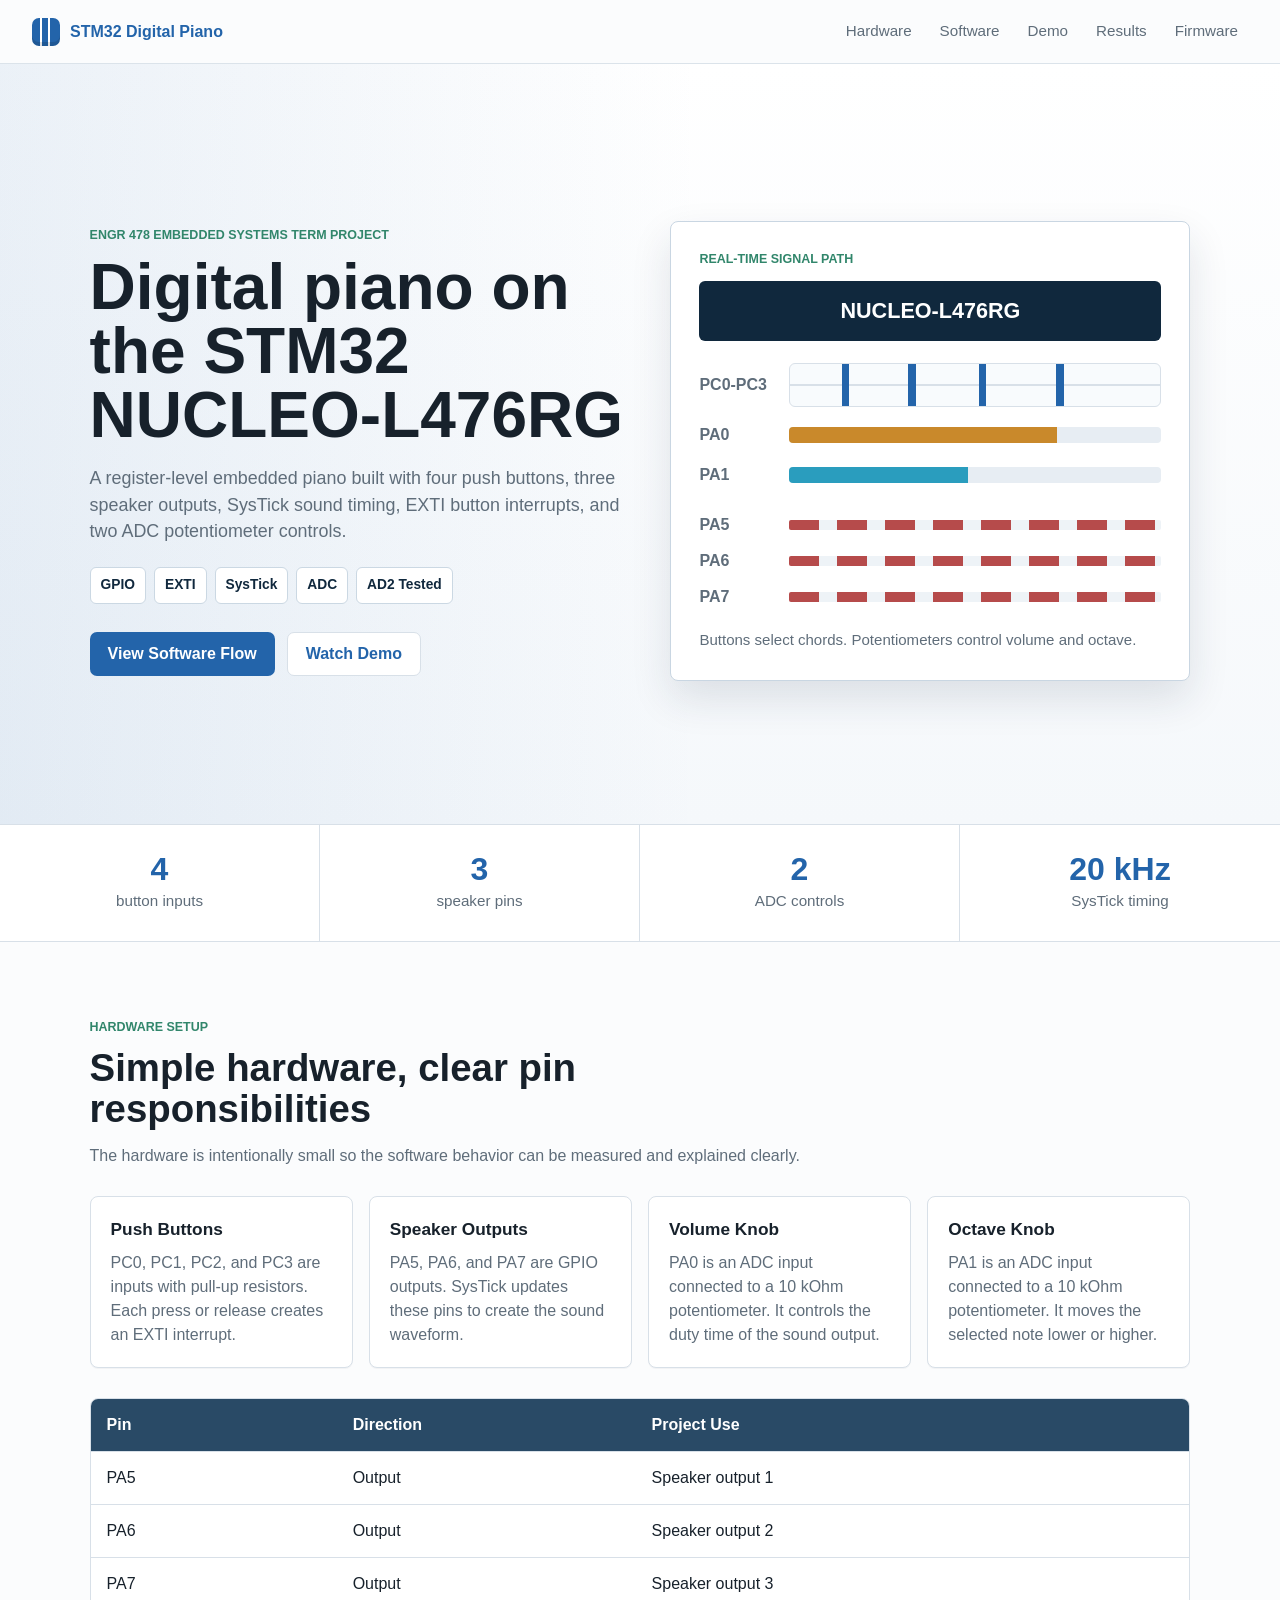
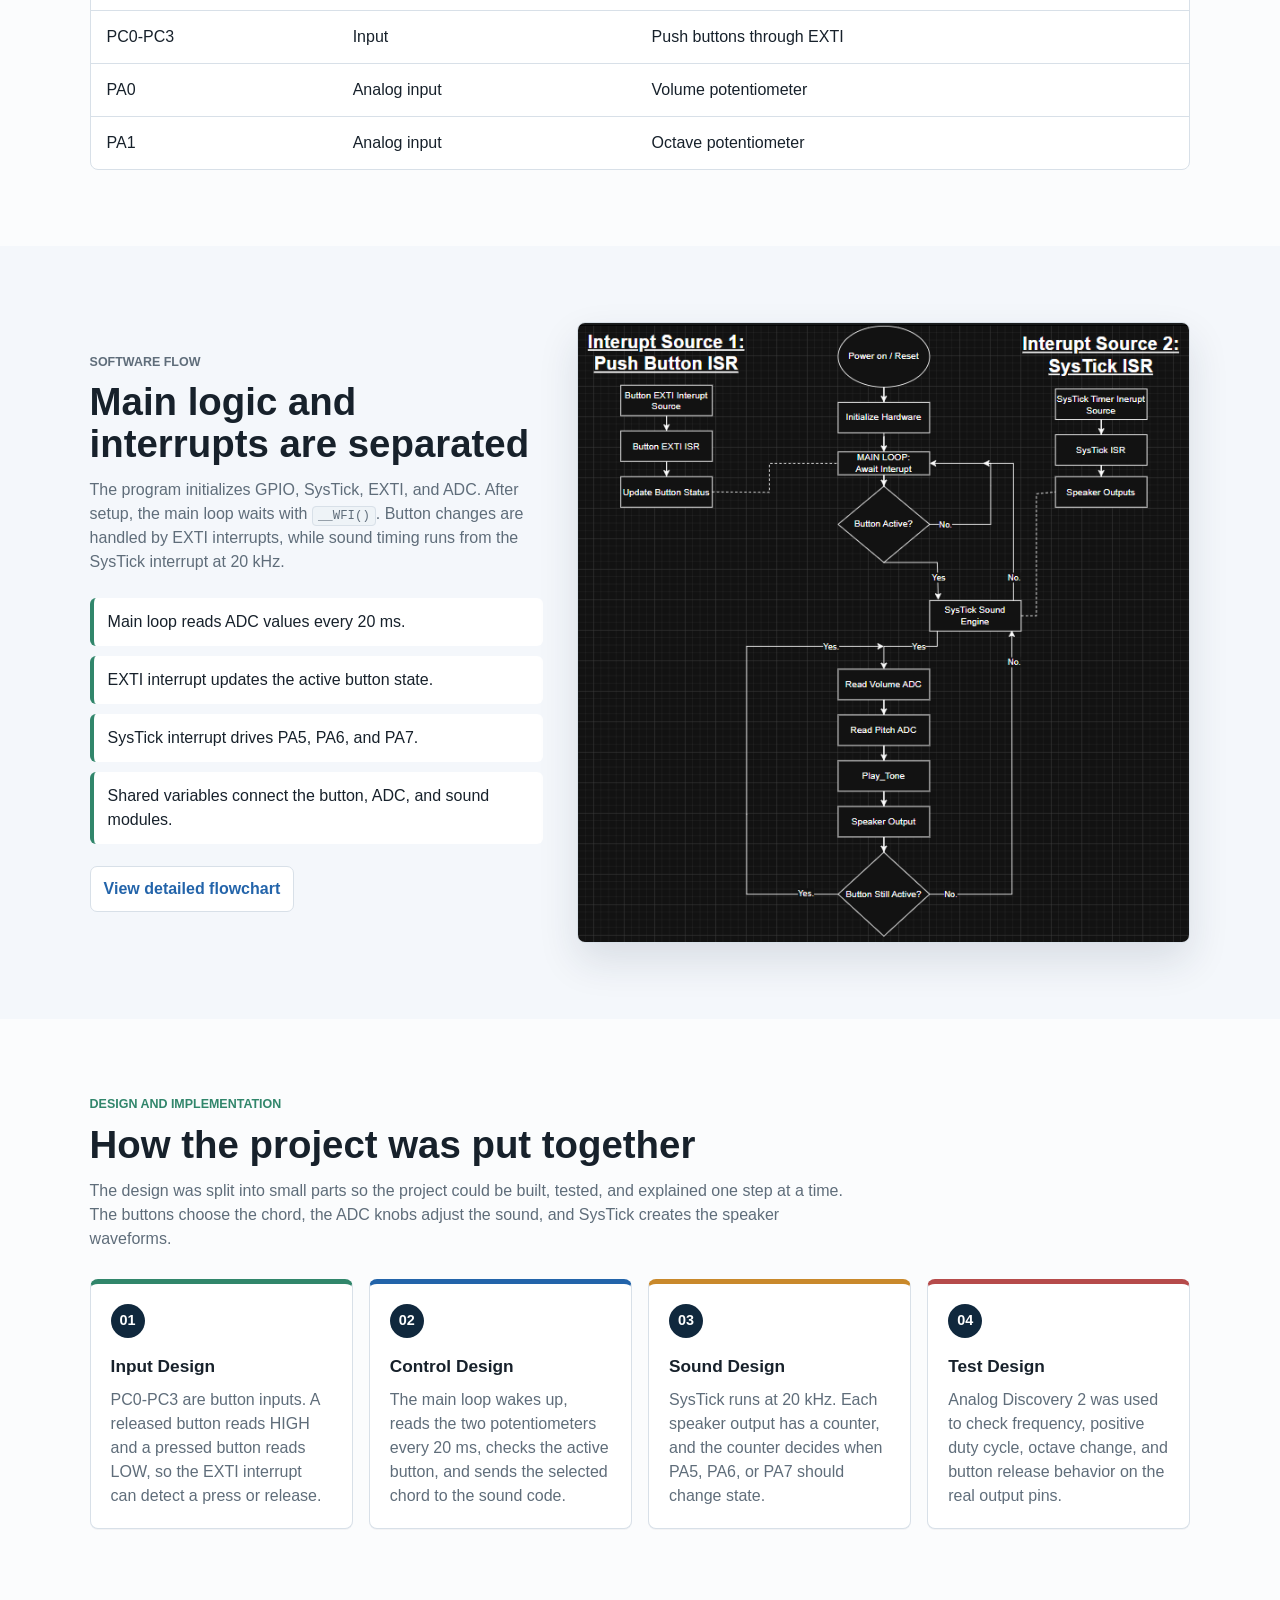
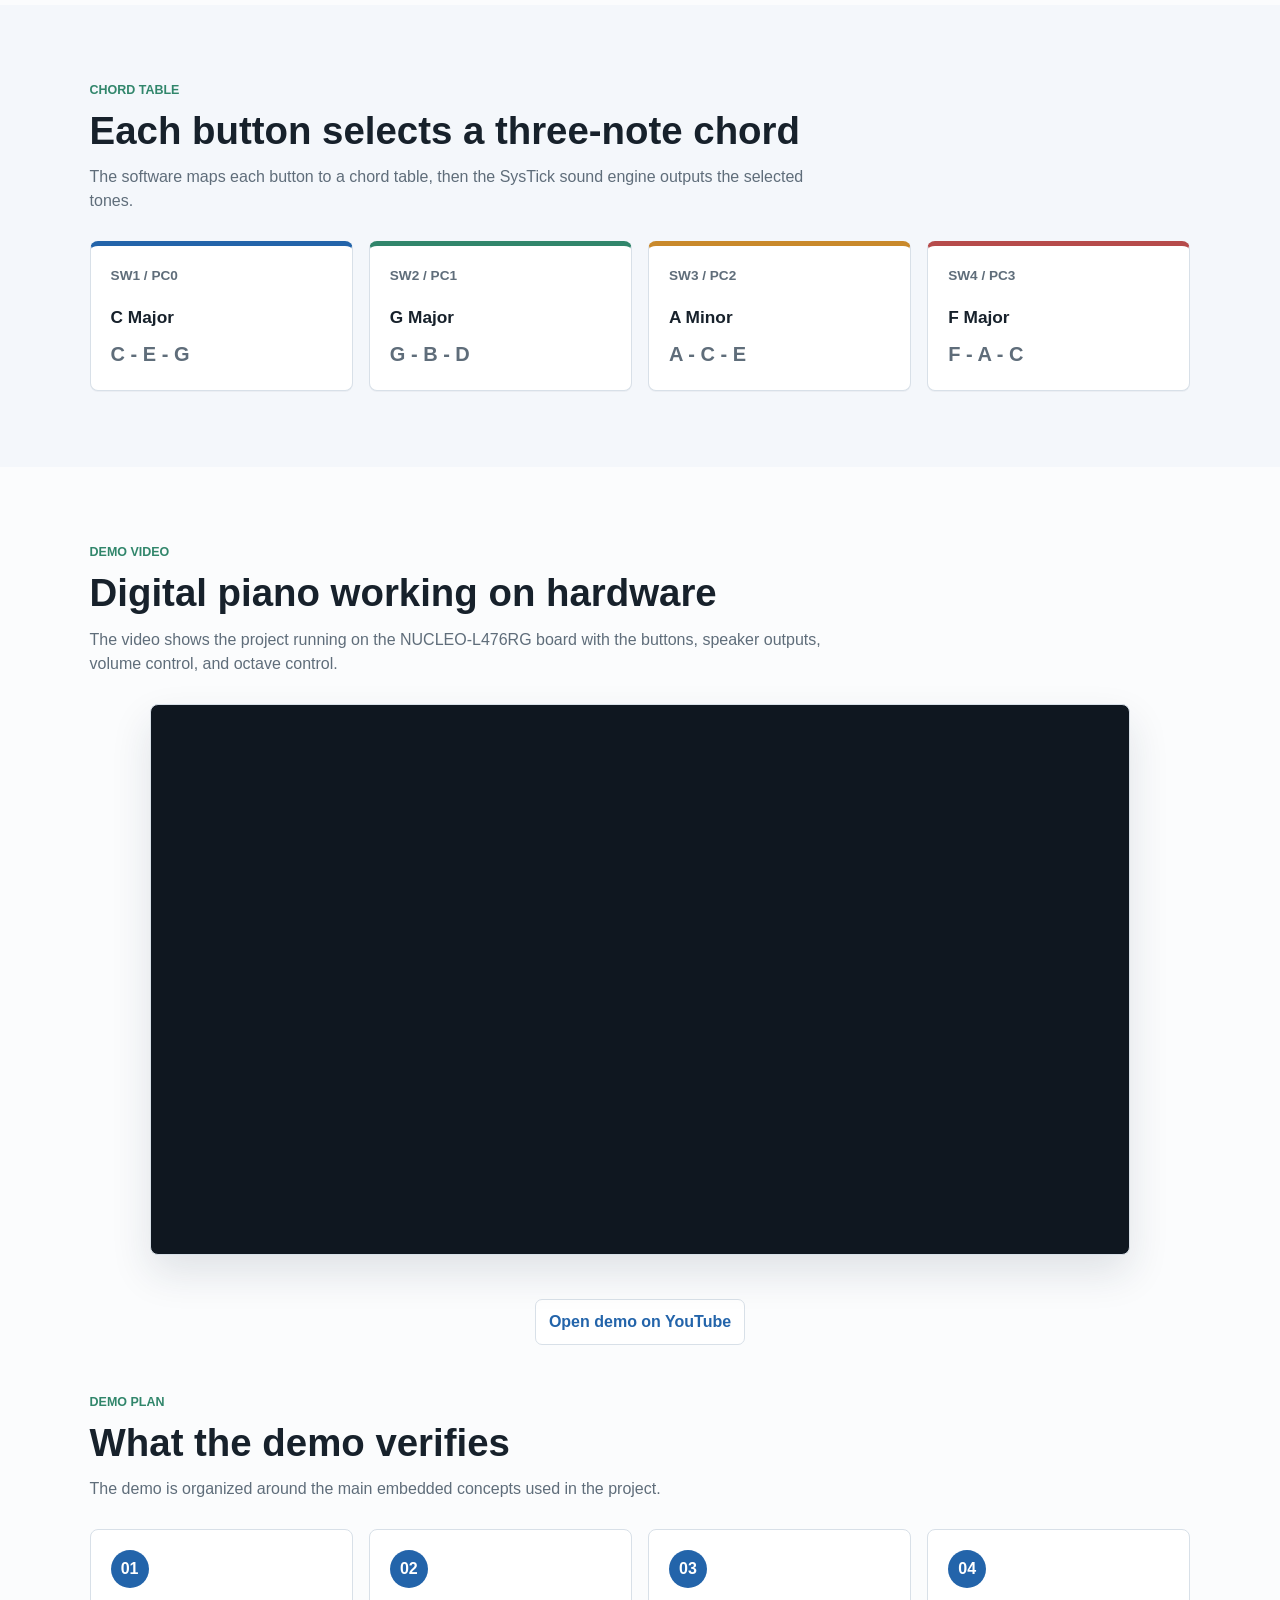
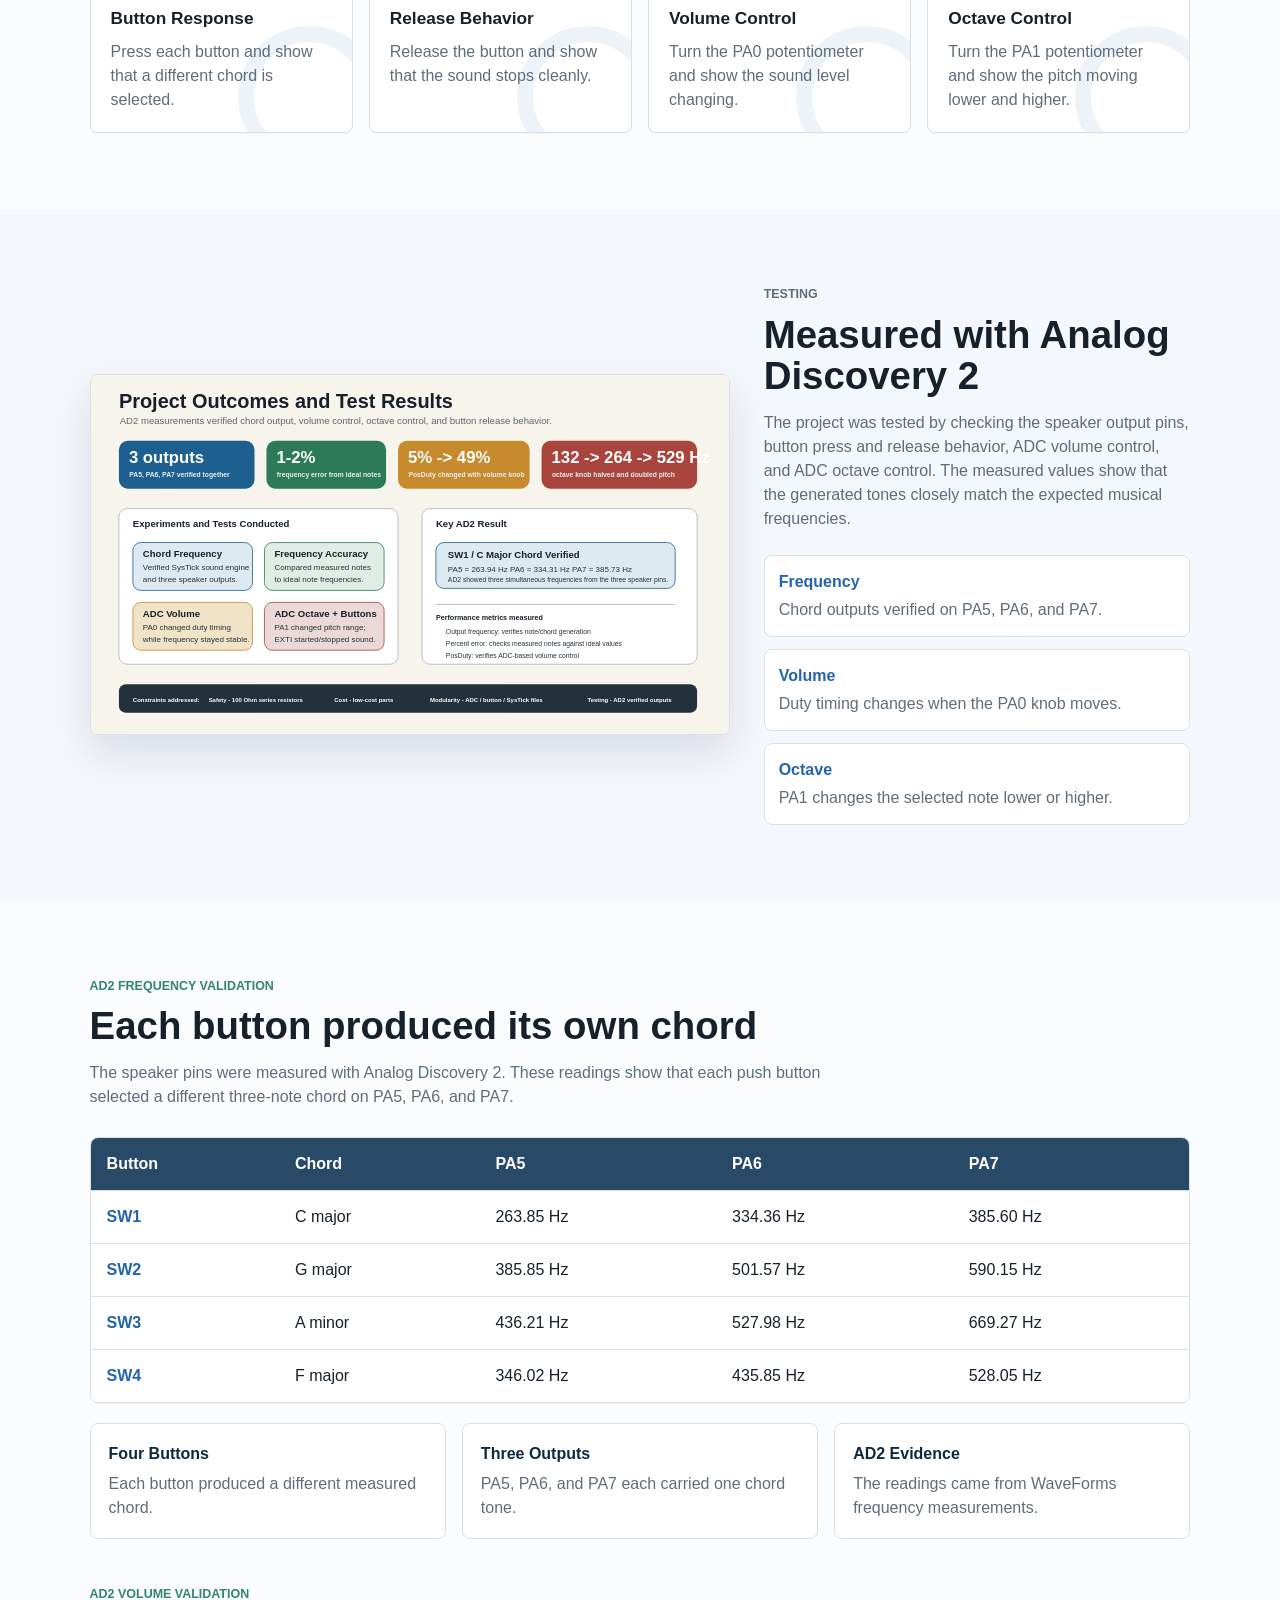
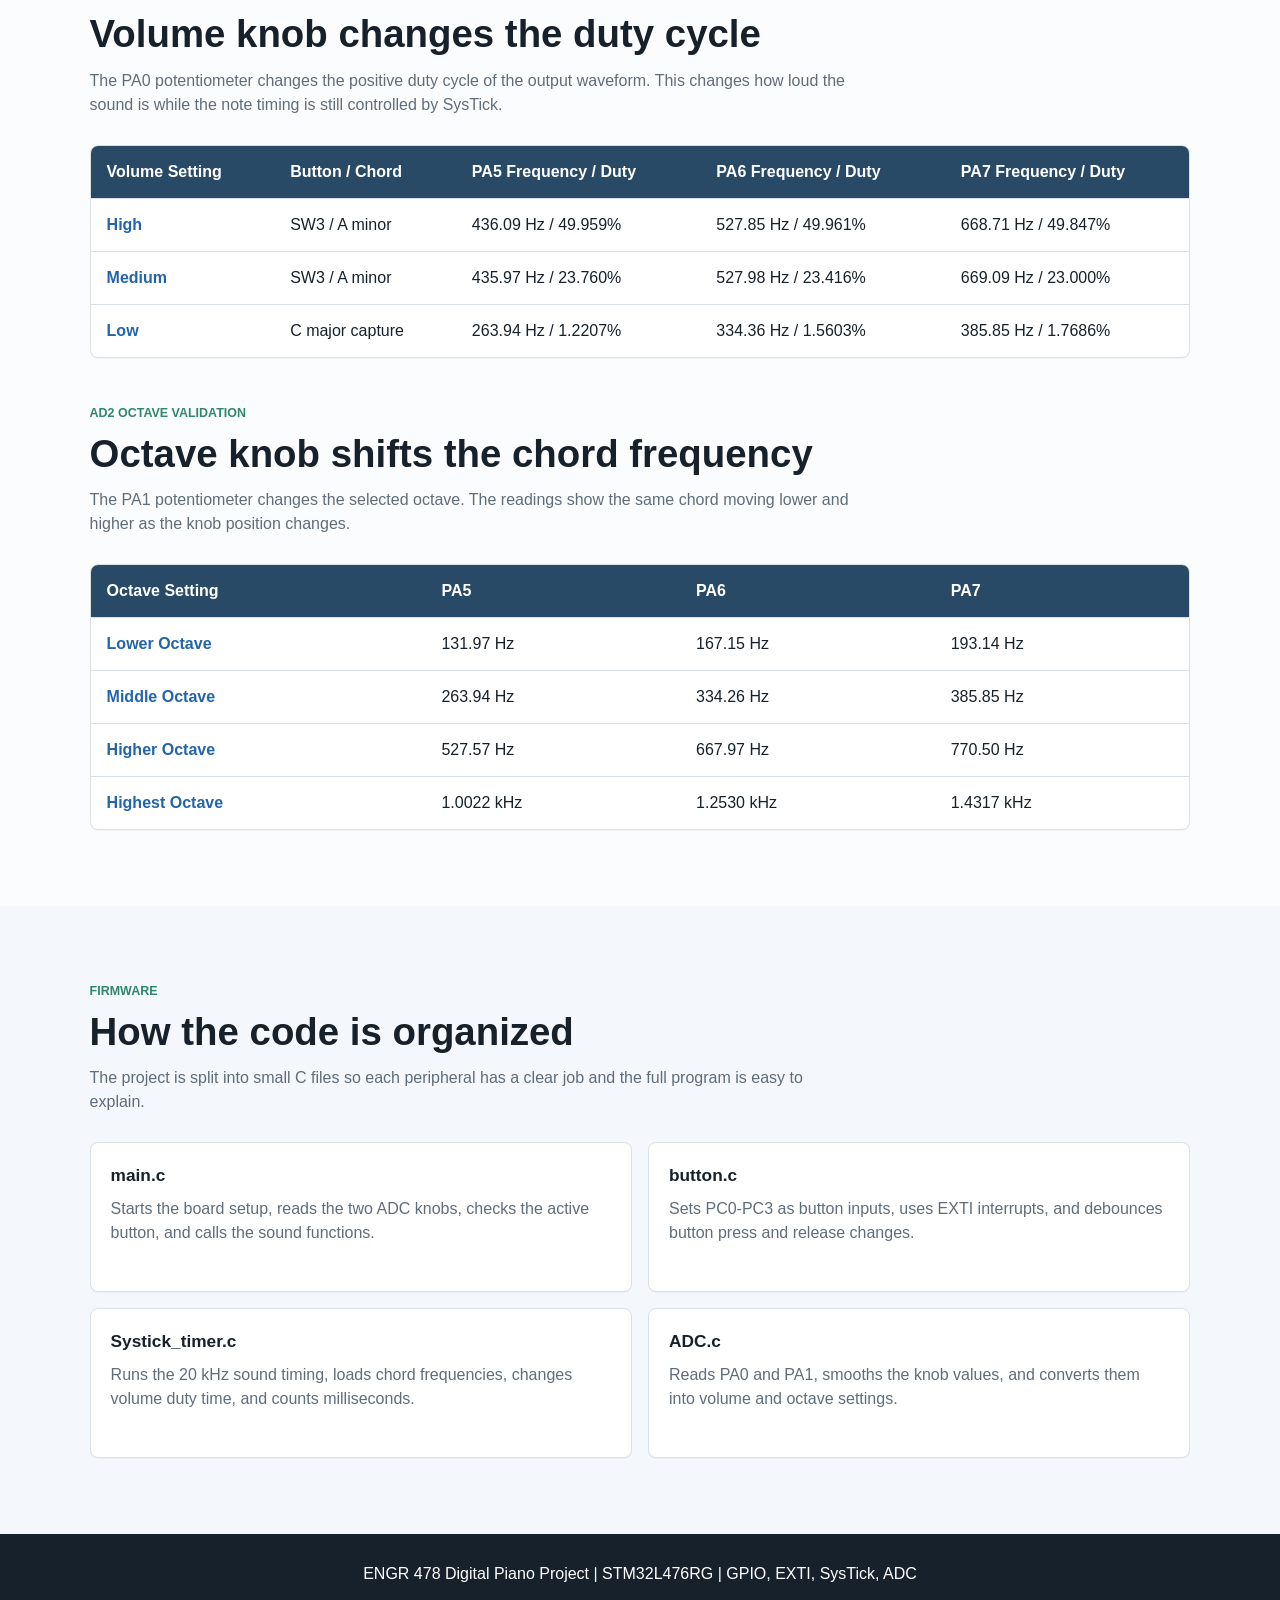
<file: index.html>
<!DOCTYPE html>
<html lang="en">
<head>
	<meta charset="UTF-8">
	<meta name="viewport" content="width=device-width, initial-scale=1.0">
	<meta name="description" content="ENGR 478 STM32 digital piano project using GPIO, EXTI interrupts, SysTick timing, ADC volume control, and ADC octave control.">
	<meta name="theme-color" content="#2364aa">
	<title>STM32 Digital Piano | ENGR 478 Project</title>
	<link rel="icon" href="assets/site-icon.svg" type="image/svg+xml">
	<link rel="stylesheet" href="site.css">
</head>
<body>
	<header class="topbar">
		<a class="brand" href="#home">
			<span class="brand-mark" aria-hidden="true"></span>
			<span>STM32 Digital Piano</span>
		</a>
		<nav class="nav">
			<a href="#hardware">Hardware</a>
			<a href="#software">Software</a>
			<a href="#demo">Demo</a>
			<a href="#results">Results</a>
			<a href="#firmware">Firmware</a>
		</nav>
	</header>

	<main id="home">
		<section class="hero">
			<div class="hero-text">
				<p class="eyebrow">ENGR 478 Embedded Systems Term Project</p>
				<h1>Digital piano on the STM32 NUCLEO-L476RG</h1>
				<p class="lead">
					A register-level embedded piano built with four push buttons, three speaker outputs,
					SysTick sound timing, EXTI button interrupts, and two ADC potentiometer controls.
				</p>
				<div class="project-meta" aria-label="Project feature summary">
					<span>GPIO</span>
					<span>EXTI</span>
					<span>SysTick</span>
					<span>ADC</span>
					<span>AD2 Tested</span>
				</div>
				<div class="hero-actions">
					<a class="button primary" href="#software">View Software Flow</a>
					<a class="button outline" href="#demo">Watch Demo</a>
				</div>
			</div>

			<div class="hero-panel" aria-label="Digital piano signal preview">
				<p class="panel-label">Real-time signal path</p>
				<div class="board-title">NUCLEO-L476RG</div>
				<div class="signal-row">
					<span>PC0-PC3</span>
					<div class="signal button-signal"></div>
				</div>
				<div class="signal-row">
					<span>PA0</span>
					<div class="knob-bar"><i style="width: 72%"></i></div>
				</div>
				<div class="signal-row">
					<span>PA1</span>
					<div class="knob-bar accent"><i style="width: 48%"></i></div>
				</div>
				<div class="speaker-lines">
					<div><span>PA5</span><b></b></div>
					<div><span>PA6</span><b></b></div>
					<div><span>PA7</span><b></b></div>
				</div>
				<p class="panel-footnote">Buttons select chords. Potentiometers control volume and octave.</p>
			</div>
		</section>

		<section class="summary-strip">
			<div>
				<strong>4</strong>
				<span>button inputs</span>
			</div>
			<div>
				<strong>3</strong>
				<span>speaker pins</span>
			</div>
			<div>
				<strong>2</strong>
				<span>ADC controls</span>
			</div>
			<div>
				<strong>20 kHz</strong>
				<span>SysTick timing</span>
			</div>
		</section>

		<section id="hardware" class="section">
			<div class="section-heading">
				<p class="eyebrow">Hardware Setup</p>
				<h2>Simple hardware, clear pin responsibilities</h2>
				<p>The hardware is intentionally small so the software behavior can be measured and explained clearly.</p>
			</div>

			<div class="hardware-grid">
				<div class="hardware-card">
					<h3>Push Buttons</h3>
					<p>PC0, PC1, PC2, and PC3 are inputs with pull-up resistors. Each press or release creates an EXTI interrupt.</p>
				</div>
				<div class="hardware-card">
					<h3>Speaker Outputs</h3>
					<p>PA5, PA6, and PA7 are GPIO outputs. SysTick updates these pins to create the sound waveform.</p>
				</div>
				<div class="hardware-card">
					<h3>Volume Knob</h3>
					<p>PA0 is an ADC input connected to a 10 kOhm potentiometer. It controls the duty time of the sound output.</p>
				</div>
				<div class="hardware-card">
					<h3>Octave Knob</h3>
					<p>PA1 is an ADC input connected to a 10 kOhm potentiometer. It moves the selected note lower or higher.</p>
				</div>
			</div>

			<div class="pin-table">
				<table>
					<thead>
						<tr>
							<th>Pin</th>
							<th>Direction</th>
							<th>Project Use</th>
						</tr>
					</thead>
					<tbody>
						<tr><td>PA5</td><td>Output</td><td>Speaker output 1</td></tr>
						<tr><td>PA6</td><td>Output</td><td>Speaker output 2</td></tr>
						<tr><td>PA7</td><td>Output</td><td>Speaker output 3</td></tr>
						<tr><td>PC0-PC3</td><td>Input</td><td>Push buttons through EXTI</td></tr>
						<tr><td>PA0</td><td>Analog input</td><td>Volume potentiometer</td></tr>
						<tr><td>PA1</td><td>Analog input</td><td>Octave potentiometer</td></tr>
					</tbody>
				</table>
			</div>
		</section>

		<section id="software" class="section split-section">
			<div class="section-text">
				<p class="eyebrow">Software Flow</p>
				<h2>Main logic and interrupts are separated</h2>
				<p>
					The program initializes GPIO, SysTick, EXTI, and ADC. After setup, the main loop waits
					with <code>__WFI()</code>. Button changes are handled by EXTI interrupts, while sound
					timing runs from the SysTick interrupt at 20 kHz.
				</p>
				<ul class="check-list">
					<li>Main loop reads ADC values every 20 ms.</li>
					<li>EXTI interrupt updates the active button state.</li>
					<li>SysTick interrupt drives PA5, PA6, and PA7.</li>
					<li>Shared variables connect the button, ADC, and sound modules.</li>
				</ul>
				<a class="inline-link" href="docs/Software_Flowchart.html">View detailed flowchart</a>
			</div>
			<div class="image-frame">
				<img src="assets/Software_Flowchart_Interrupts.png" alt="Software flowchart for the STM32 digital piano">
			</div>
		</section>

		<section class="section">
			<div class="section-heading">
				<p class="eyebrow">Design and Implementation</p>
				<h2>How the project was put together</h2>
				<p>
					The design was split into small parts so the project could be built, tested, and explained one step at a time.
					The buttons choose the chord, the ADC knobs adjust the sound, and SysTick creates the speaker waveforms.
				</p>
			</div>

			<div class="design-grid">
				<div class="design-card">
					<span>01</span>
					<h3>Input Design</h3>
					<p>PC0-PC3 are button inputs. A released button reads HIGH and a pressed button reads LOW, so the EXTI interrupt can detect a press or release.</p>
				</div>
				<div class="design-card">
					<span>02</span>
					<h3>Control Design</h3>
					<p>The main loop wakes up, reads the two potentiometers every 20 ms, checks the active button, and sends the selected chord to the sound code.</p>
				</div>
				<div class="design-card">
					<span>03</span>
					<h3>Sound Design</h3>
					<p>SysTick runs at 20 kHz. Each speaker output has a counter, and the counter decides when PA5, PA6, or PA7 should change state.</p>
				</div>
				<div class="design-card">
					<span>04</span>
					<h3>Test Design</h3>
					<p>Analog Discovery 2 was used to check frequency, positive duty cycle, octave change, and button release behavior on the real output pins.</p>
				</div>
			</div>
		</section>

		<section class="section">
			<div class="section-heading">
				<p class="eyebrow">Chord Table</p>
				<h2>Each button selects a three-note chord</h2>
				<p>The software maps each button to a chord table, then the SysTick sound engine outputs the selected tones.</p>
			</div>

			<div class="chord-grid">
				<div class="chord-card">
					<span>SW1 / PC0</span>
					<h3>C Major</h3>
					<p>C - E - G</p>
				</div>
				<div class="chord-card">
					<span>SW2 / PC1</span>
					<h3>G Major</h3>
					<p>G - B - D</p>
				</div>
				<div class="chord-card">
					<span>SW3 / PC2</span>
					<h3>A Minor</h3>
					<p>A - C - E</p>
				</div>
				<div class="chord-card">
					<span>SW4 / PC3</span>
					<h3>F Major</h3>
					<p>F - A - C</p>
				</div>
			</div>
		</section>

		<section id="demo" class="section">
			<div class="section-heading">
				<p class="eyebrow">Demo Video</p>
				<h2>Digital piano working on hardware</h2>
				<p>The video shows the project running on the NUCLEO-L476RG board with the buttons, speaker outputs, volume control, and octave control.</p>
			</div>

			<div class="video-frame">
				<iframe
					src="https://www.youtube-nocookie.com/embed/FoWd6a-vSkQ"
					title="STM32 digital piano demo video"
					allow="accelerometer; autoplay; clipboard-write; encrypted-media; gyroscope; picture-in-picture; web-share"
					allowfullscreen>
				</iframe>
			</div>
			<p class="video-link">
				<a class="inline-link" href="https://www.youtube.com/watch?v=FoWd6a-vSkQ" target="_blank" rel="noopener">Open demo on YouTube</a>
			</p>

			<div class="section-heading demo-subheading">
				<p class="eyebrow">Demo Plan</p>
				<h2>What the demo verifies</h2>
				<p>The demo is organized around the main embedded concepts used in the project.</p>
			</div>

			<div class="demo-grid">
				<div class="demo-card">
					<span>01</span>
					<h3>Button Response</h3>
					<p>Press each button and show that a different chord is selected.</p>
				</div>
				<div class="demo-card">
					<span>02</span>
					<h3>Release Behavior</h3>
					<p>Release the button and show that the sound stops cleanly.</p>
				</div>
				<div class="demo-card">
					<span>03</span>
					<h3>Volume Control</h3>
					<p>Turn the PA0 potentiometer and show the sound level changing.</p>
				</div>
				<div class="demo-card">
					<span>04</span>
					<h3>Octave Control</h3>
					<p>Turn the PA1 potentiometer and show the pitch moving lower and higher.</p>
				</div>
			</div>
		</section>

		<section id="results" class="section split-section reverse">
			<div class="image-frame results-image">
				<img src="assets/Project_Outcomes_Visual_Slide.svg" alt="Project outcomes and AD2 test results">
			</div>
			<div class="section-text">
				<p class="eyebrow">Testing</p>
				<h2>Measured with Analog Discovery 2</h2>
				<p>
					The project was tested by checking the speaker output pins, button press and release
					behavior, ADC volume control, and ADC octave control. The measured values show that
					the generated tones closely match the expected musical frequencies.
				</p>
				<div class="result-list">
					<div><strong>Frequency</strong><span>Chord outputs verified on PA5, PA6, and PA7.</span></div>
					<div><strong>Volume</strong><span>Duty timing changes when the PA0 knob moves.</span></div>
					<div><strong>Octave</strong><span>PA1 changes the selected note lower or higher.</span></div>
				</div>
			</div>
		</section>

		<section class="section">
			<div class="section-heading">
				<p class="eyebrow">AD2 Frequency Validation</p>
				<h2>Each button produced its own chord</h2>
				<p>
					The speaker pins were measured with Analog Discovery 2. These readings show that each
					push button selected a different three-note chord on PA5, PA6, and PA7.
				</p>
			</div>

			<div class="measurement-table">
				<table>
					<thead>
						<tr>
							<th>Button</th>
							<th>Chord</th>
							<th>PA5</th>
							<th>PA6</th>
							<th>PA7</th>
						</tr>
					</thead>
					<tbody>
						<tr>
							<td>SW1</td>
							<td>C major</td>
							<td>263.85 Hz</td>
							<td>334.36 Hz</td>
							<td>385.60 Hz</td>
						</tr>
						<tr>
							<td>SW2</td>
							<td>G major</td>
							<td>385.85 Hz</td>
							<td>501.57 Hz</td>
							<td>590.15 Hz</td>
						</tr>
						<tr>
							<td>SW3</td>
							<td>A minor</td>
							<td>436.21 Hz</td>
							<td>527.98 Hz</td>
							<td>669.27 Hz</td>
						</tr>
						<tr>
							<td>SW4</td>
							<td>F major</td>
							<td>346.02 Hz</td>
							<td>435.85 Hz</td>
							<td>528.05 Hz</td>
						</tr>
					</tbody>
				</table>
			</div>

			<div class="result-summary">
				<div>
					<strong>Four Buttons</strong>
					<span>Each button produced a different measured chord.</span>
				</div>
				<div>
					<strong>Three Outputs</strong>
					<span>PA5, PA6, and PA7 each carried one chord tone.</span>
				</div>
				<div>
					<strong>AD2 Evidence</strong>
					<span>The readings came from WaveForms frequency measurements.</span>
				</div>
			</div>

			<div class="section-heading compact-heading">
				<p class="eyebrow">AD2 Volume Validation</p>
				<h2>Volume knob changes the duty cycle</h2>
				<p>
					The PA0 potentiometer changes the positive duty cycle of the output waveform. This
					changes how loud the sound is while the note timing is still controlled by SysTick.
				</p>
			</div>

			<div class="measurement-table">
				<table>
					<thead>
						<tr>
							<th>Volume Setting</th>
							<th>Button / Chord</th>
							<th>PA5 Frequency / Duty</th>
							<th>PA6 Frequency / Duty</th>
							<th>PA7 Frequency / Duty</th>
						</tr>
					</thead>
					<tbody>
						<tr>
							<td>High</td>
							<td>SW3 / A minor</td>
							<td>436.09 Hz / 49.959%</td>
							<td>527.85 Hz / 49.961%</td>
							<td>668.71 Hz / 49.847%</td>
						</tr>
						<tr>
							<td>Medium</td>
							<td>SW3 / A minor</td>
							<td>435.97 Hz / 23.760%</td>
							<td>527.98 Hz / 23.416%</td>
							<td>669.09 Hz / 23.000%</td>
						</tr>
						<tr>
							<td>Low</td>
							<td>C major capture</td>
							<td>263.94 Hz / 1.2207%</td>
							<td>334.36 Hz / 1.5603%</td>
							<td>385.85 Hz / 1.7686%</td>
						</tr>
					</tbody>
				</table>
			</div>

			<div class="section-heading compact-heading">
				<p class="eyebrow">AD2 Octave Validation</p>
				<h2>Octave knob shifts the chord frequency</h2>
				<p>
					The PA1 potentiometer changes the selected octave. The readings show the same chord
					moving lower and higher as the knob position changes.
				</p>
			</div>

			<div class="measurement-table">
				<table>
					<thead>
						<tr>
							<th>Octave Setting</th>
							<th>PA5</th>
							<th>PA6</th>
							<th>PA7</th>
						</tr>
					</thead>
					<tbody>
						<tr>
							<td>Lower Octave</td>
							<td>131.97 Hz</td>
							<td>167.15 Hz</td>
							<td>193.14 Hz</td>
						</tr>
						<tr>
							<td>Middle Octave</td>
							<td>263.94 Hz</td>
							<td>334.26 Hz</td>
							<td>385.85 Hz</td>
						</tr>
						<tr>
							<td>Higher Octave</td>
							<td>527.57 Hz</td>
							<td>667.97 Hz</td>
							<td>770.50 Hz</td>
						</tr>
						<tr>
							<td>Highest Octave</td>
							<td>1.0022 kHz</td>
							<td>1.2530 kHz</td>
							<td>1.4317 kHz</td>
						</tr>
					</tbody>
				</table>
			</div>
		</section>

		<section id="firmware" class="section">
			<div class="section-heading">
				<p class="eyebrow">Firmware</p>
				<h2>How the code is organized</h2>
				<p>The project is split into small C files so each peripheral has a clear job and the full program is easy to explain.</p>
			</div>

			<div class="module-grid">
				<div class="module-card">
					<h3>main.c</h3>
					<p>Starts the board setup, reads the two ADC knobs, checks the active button, and calls the sound functions.</p>
				</div>
				<div class="module-card">
					<h3>button.c</h3>
					<p>Sets PC0-PC3 as button inputs, uses EXTI interrupts, and debounces button press and release changes.</p>
				</div>
				<div class="module-card">
					<h3>Systick_timer.c</h3>
					<p>Runs the 20 kHz sound timing, loads chord frequencies, changes volume duty time, and counts milliseconds.</p>
				</div>
				<div class="module-card">
					<h3>ADC.c</h3>
					<p>Reads PA0 and PA1, smooths the knob values, and converts them into volume and octave settings.</p>
				</div>
			</div>

		</section>
	</main>

	<footer class="footer">
		<p>ENGR 478 Digital Piano Project | STM32L476RG | GPIO, EXTI, SysTick, ADC</p>
	</footer>
</body>
</html>
</file>
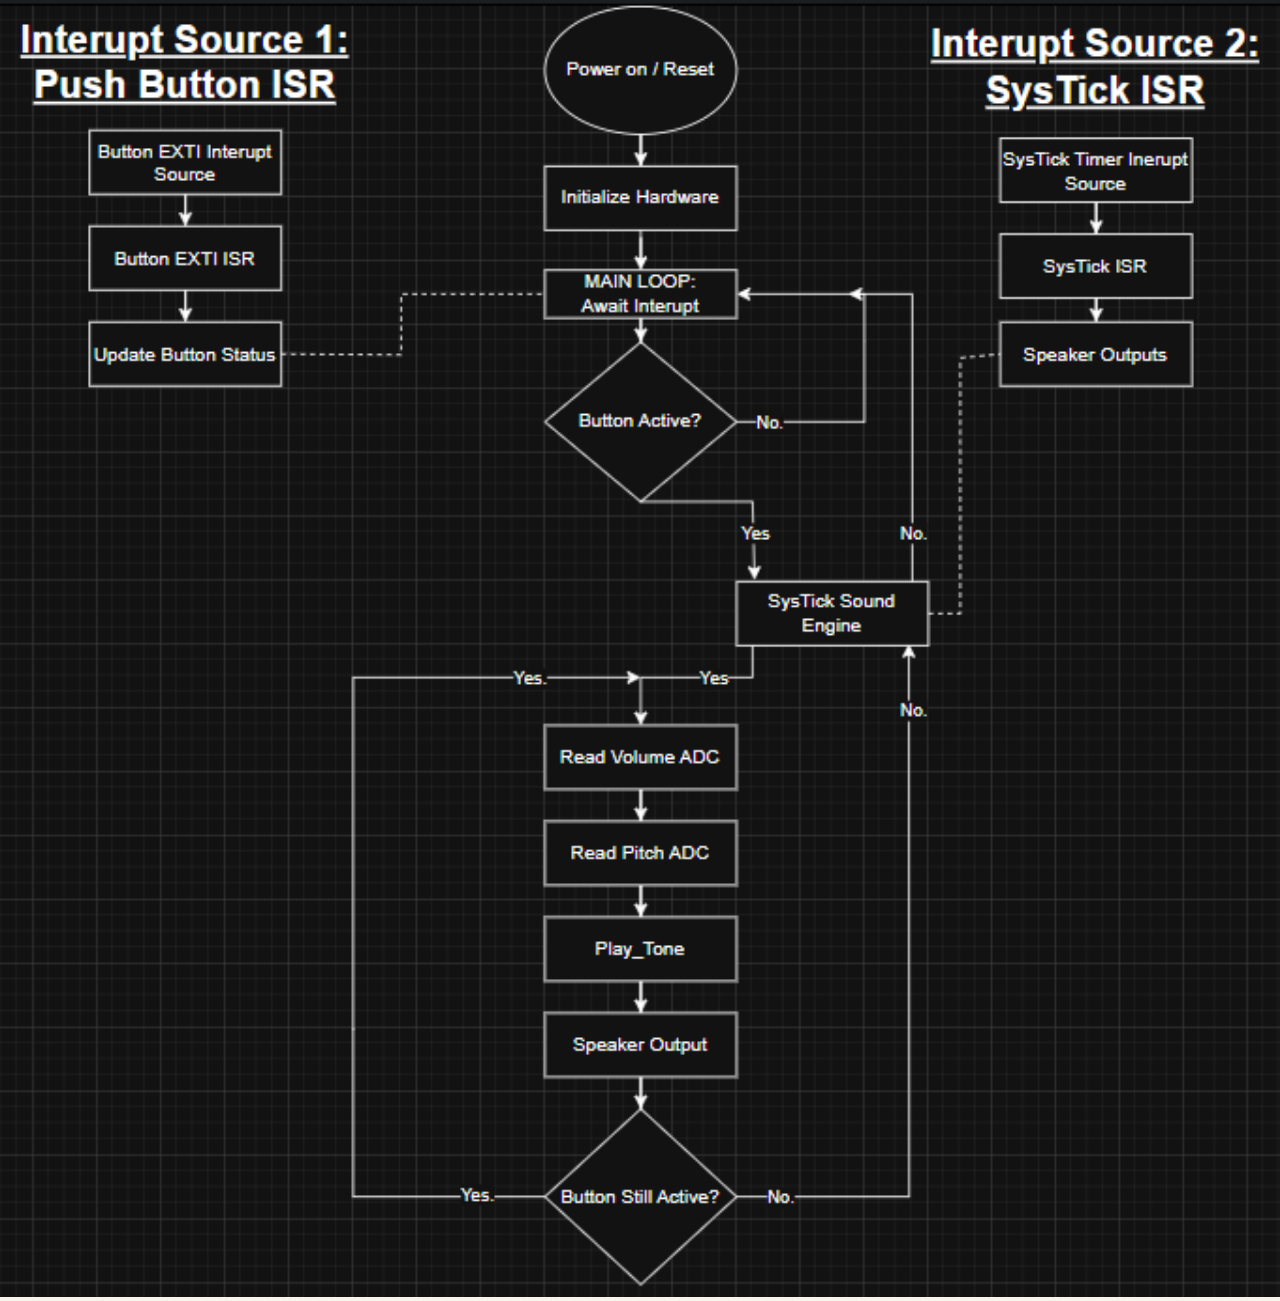
<file: docs/Software_Flowchart.html>
<!doctype html>
<html>
<head>
  <meta charset="utf-8">
  <title>Digital Piano Software Flowchart</title>
  <style>
    body {
      margin: 0;
      background: #f7f4ec;
      font-family: Arial, sans-serif;
    }
    .page {
      max-width: 1400px;
      margin: 0 auto;
    }
    @media print {
      body { background: white; }
      .page { max-width: none; }
      svg { width: 100%; height: auto; }
    }
  </style>
</head>
<body>
  <div class="page">
    <img src="../assets/Software_Flowchart_Interrupts.png" alt="Digital Piano Software Flowchart" style="width:100%; height:auto;">
  </div>
</body>
</html>
</file>
<file: site.css>
:root {
	--ink: #17212b;
	--muted: #5f6d7a;
	--line: #d8e0e8;
	--soft: #f4f7fb;
	--panel: #ffffff;
	--blue: #2364aa;
	--cyan: #2a9dbe;
	--green: #31866b;
	--gold: #c9892b;
	--red: #b64b4b;
	--navy: #10283d;
	--shadow: 0 18px 40px rgba(28, 45, 66, 0.12);
}

* {
	box-sizing: border-box;
}

html {
	scroll-behavior: smooth;
}

body {
	margin: 0;
	color: var(--ink);
	background: #fbfcfd;
	font-family: Arial, Helvetica, sans-serif;
	line-height: 1.5;
}

a {
	color: inherit;
	text-decoration: none;
}

img {
	display: block;
	max-width: 100%;
}

code {
	padding: 2px 5px;
	border: 1px solid var(--line);
	border-radius: 4px;
	background: #eef3f7;
	font-size: 0.95em;
}

.topbar {
	position: sticky;
	top: 0;
	z-index: 10;
	display: flex;
	align-items: center;
	justify-content: space-between;
	min-height: 64px;
	padding: 0 32px;
	border-bottom: 1px solid rgba(216, 224, 232, 0.9);
	background: rgba(251, 252, 253, 0.94);
	backdrop-filter: blur(12px);
}

.brand {
	display: inline-flex;
	gap: 10px;
	align-items: center;
	font-weight: 700;
	color: var(--blue);
}

.brand-mark {
	width: 28px;
	height: 28px;
	border-radius: 7px;
	background:
		linear-gradient(90deg, transparent 0 28%, #ffffff 28% 36%, transparent 36% 57%, #ffffff 57% 65%, transparent 65% 100%),
		var(--blue);
	box-shadow: inset 0 -4px 0 rgba(0, 0, 0, 0.12);
}

.nav {
	display: flex;
	gap: 8px;
	align-items: center;
}

.nav a {
	padding: 8px 10px;
	border-radius: 6px;
	color: var(--muted);
	font-size: 0.95rem;
}

.nav a:hover {
	background: #eef3f7;
	color: var(--ink);
}

.nav a:focus-visible,
.button:focus-visible,
.inline-link:focus-visible {
	outline: 3px solid rgba(35, 100, 170, 0.28);
	outline-offset: 3px;
}

.hero {
	display: grid;
	grid-template-columns: minmax(0, 1fr) minmax(360px, 520px);
	gap: 40px;
	align-items: center;
	min-height: min(760px, calc(100vh - 64px));
	padding: 68px 7vw 54px;
	background:
		linear-gradient(90deg, rgba(35, 100, 170, 0.09), transparent 55%),
		linear-gradient(180deg, #ffffff, #f5f8fb);
}

.hero-text {
	max-width: 760px;
}

.eyebrow {
	margin: 0 0 10px;
	color: var(--green);
	font-size: 0.78rem;
	font-weight: 700;
	letter-spacing: 0;
	text-transform: uppercase;
}

h1,
h2,
h3,
p {
	margin-top: 0;
}

h1 {
	max-width: 760px;
	margin-bottom: 18px;
	font-size: clamp(2.4rem, 5vw, 5rem);
	line-height: 1;
	letter-spacing: 0;
}

h2 {
	margin-bottom: 14px;
	font-size: clamp(1.7rem, 3vw, 2.6rem);
	line-height: 1.08;
	letter-spacing: 0;
}

h3 {
	margin-bottom: 8px;
	font-size: 1.08rem;
}

.lead {
	max-width: 680px;
	color: var(--muted);
	font-size: 1.12rem;
}

.project-meta {
	display: flex;
	flex-wrap: wrap;
	gap: 8px;
	margin-top: 22px;
}

.project-meta span {
	padding: 7px 10px;
	border: 1px solid #cbd8e3;
	border-radius: 6px;
	background: #ffffff;
	color: var(--navy);
	font-size: 0.86rem;
	font-weight: 700;
}

.hero-actions {
	display: flex;
	flex-wrap: wrap;
	gap: 12px;
	margin-top: 28px;
}

.button {
	display: inline-flex;
	align-items: center;
	justify-content: center;
	min-height: 44px;
	padding: 0 18px;
	border-radius: 7px;
	font-weight: 700;
	transition: transform 160ms ease, border-color 160ms ease, background 160ms ease;
}

.button.primary {
	color: #ffffff;
	background: var(--blue);
}

.button.outline {
	border: 1px solid var(--line);
	background: #ffffff;
	color: var(--blue);
}

.button:hover,
.inline-link:hover {
	transform: translateY(-1px);
}

.hero-panel {
	position: relative;
	padding: 28px;
	border: 1px solid #c9d6e2;
	border-radius: 8px;
	background: #ffffff;
	box-shadow: var(--shadow);
}

.panel-label {
	margin-bottom: 12px;
	color: var(--green);
	font-size: 0.78rem;
	font-weight: 700;
	text-transform: uppercase;
}

.board-title {
	margin-bottom: 22px;
	padding: 14px;
	border-radius: 6px;
	color: #ffffff;
	background: var(--navy);
	font-size: 1.35rem;
	font-weight: 700;
	text-align: center;
}

.signal-row {
	display: grid;
	grid-template-columns: 76px 1fr;
	gap: 14px;
	align-items: center;
	margin: 16px 0;
	color: var(--muted);
	font-weight: 700;
}

.signal {
	height: 44px;
	border: 1px solid var(--line);
	border-radius: 6px;
	background:
		linear-gradient(90deg, transparent 0 14%, var(--blue) 14% 16%, transparent 16% 32%, var(--blue) 32% 34%, transparent 34% 51%, var(--blue) 51% 53%, transparent 53% 72%, var(--blue) 72% 74%, transparent 74% 100%),
		linear-gradient(180deg, transparent 0 47%, var(--line) 47% 53%, transparent 53%);
}

.button-signal {
	background-color: #f8fbfd;
}

.knob-bar {
	height: 16px;
	overflow: hidden;
	border-radius: 4px;
	background: #e7edf3;
}

.knob-bar i {
	display: block;
	height: 100%;
	background: var(--gold);
}

.knob-bar.accent i {
	background: var(--cyan);
}

.speaker-lines {
	display: grid;
	gap: 12px;
	margin-top: 26px;
}

.speaker-lines div {
	display: grid;
	grid-template-columns: 76px 1fr;
	gap: 14px;
	align-items: center;
	color: var(--muted);
	font-weight: 700;
}

.speaker-lines b {
	height: 10px;
	border-radius: 2px;
	background:
		repeating-linear-gradient(90deg, var(--red) 0 30px, transparent 30px 48px),
		#eef3f7;
}

.panel-footnote {
	margin: 20px 0 0;
	color: var(--muted);
	font-size: 0.94rem;
}

.summary-strip {
	display: grid;
	grid-template-columns: repeat(4, 1fr);
	border-top: 1px solid var(--line);
	border-bottom: 1px solid var(--line);
	background: #ffffff;
}

.summary-strip div {
	padding: 28px 24px;
	border-right: 1px solid var(--line);
	text-align: center;
}

.summary-strip div:last-child {
	border-right: 0;
}

.summary-strip strong {
	display: block;
	margin-bottom: 4px;
	color: var(--blue);
	font-size: 2rem;
	line-height: 1;
}

.summary-strip span {
	color: var(--muted);
	font-size: 0.95rem;
}

.section {
	padding: 76px 7vw;
}

.section:nth-of-type(even) {
	background: var(--soft);
}

.section-heading {
	max-width: 760px;
	margin-bottom: 28px;
}

.compact-heading {
	margin-top: 46px;
}

.section-heading p:last-child {
	color: var(--muted);
}

.hardware-grid,
.chord-grid,
.module-grid,
.design-grid {
	display: grid;
	grid-template-columns: repeat(4, minmax(0, 1fr));
	gap: 16px;
}

.hardware-card,
.chord-card,
.module-card,
.demo-card,
.design-card {
	min-height: 150px;
	padding: 20px;
	border: 1px solid var(--line);
	border-radius: 8px;
	background: var(--panel);
	box-shadow: 0 1px 0 rgba(28, 45, 66, 0.04);
}

.hardware-card p,
.module-card p,
.demo-card p,
.design-card p {
	margin-bottom: 0;
	color: var(--muted);
}

.design-card {
	border-top: 5px solid var(--green);
}

.design-card:nth-child(2) {
	border-top-color: var(--blue);
}

.design-card:nth-child(3) {
	border-top-color: var(--gold);
}

.design-card:nth-child(4) {
	border-top-color: var(--red);
}

.design-card span {
	display: inline-flex;
	align-items: center;
	justify-content: center;
	width: 34px;
	height: 34px;
	margin-bottom: 16px;
	border-radius: 50%;
	color: #ffffff;
	background: var(--navy);
	font-size: 0.9rem;
	font-weight: 700;
}

.pin-table {
	margin-top: 30px;
	overflow: auto;
	border: 1px solid var(--line);
	border-radius: 8px;
	background: #ffffff;
}

table {
	width: 100%;
	border-collapse: collapse;
	min-width: 620px;
}

th,
td {
	padding: 14px 16px;
	border-bottom: 1px solid var(--line);
	text-align: left;
}

th {
	color: #ffffff;
	background: #294a66;
}

tr:last-child td {
	border-bottom: 0;
}

.split-section {
	display: grid;
	grid-template-columns: minmax(300px, 0.85fr) minmax(360px, 1.15fr);
	gap: 34px;
	align-items: center;
}

.split-section.reverse {
	grid-template-columns: minmax(420px, 1.2fr) minmax(300px, 0.8fr);
}

.section-text {
	max-width: 650px;
}

.section-text p {
	color: var(--muted);
}

.check-list {
	display: grid;
	gap: 10px;
	padding: 0;
	margin: 24px 0 0;
	list-style: none;
}

.check-list li {
	padding: 12px 14px;
	border-left: 4px solid var(--green);
	border-radius: 6px;
	background: #ffffff;
	color: var(--ink);
}

.inline-link {
	display: inline-flex;
	margin-top: 22px;
	padding: 10px 13px;
	border: 1px solid var(--line);
	border-radius: 7px;
	background: #ffffff;
	color: var(--blue);
	font-weight: 700;
}

.image-frame {
	overflow: hidden;
	border: 1px solid var(--line);
	border-radius: 8px;
	background: #ffffff;
	box-shadow: var(--shadow);
}

.image-frame img {
	width: 100%;
	background: #ffffff;
}

.results-image {
	background: #ffffff;
}

.chord-card {
	border-top: 5px solid var(--blue);
}

.chord-card:nth-child(2) {
	border-top-color: var(--green);
}

.chord-card:nth-child(3) {
	border-top-color: var(--gold);
}

.chord-card:nth-child(4) {
	border-top-color: var(--red);
}

.chord-card span {
	display: block;
	margin-bottom: 18px;
	color: var(--muted);
	font-size: 0.85rem;
	font-weight: 700;
}

.chord-card p {
	margin-bottom: 0;
	color: var(--muted);
	font-size: 1.25rem;
	font-weight: 700;
}

.video-frame {
	position: relative;
	overflow: hidden;
	width: min(100%, 980px);
	margin: 0 auto 46px;
	border: 1px solid var(--line);
	border-radius: 8px;
	background: #0f1720;
	box-shadow: var(--shadow);
	aspect-ratio: 16 / 9;
}

.video-frame iframe {
	position: absolute;
	inset: 0;
	width: 100%;
	height: 100%;
	border: 0;
}

.video-link {
	margin: -24px 0 48px;
	text-align: center;
}

.demo-subheading {
	margin-top: 0;
}

.demo-grid {
	display: grid;
	grid-template-columns: repeat(4, minmax(0, 1fr));
	gap: 16px;
}

.demo-card {
	position: relative;
	overflow: hidden;
}

.demo-card::after {
	position: absolute;
	right: -28px;
	bottom: -36px;
	width: 110px;
	height: 110px;
	border: 16px solid rgba(35, 100, 170, 0.08);
	border-radius: 50%;
	content: "";
}

.demo-card span {
	display: inline-flex;
	align-items: center;
	justify-content: center;
	width: 38px;
	height: 38px;
	margin-bottom: 18px;
	border-radius: 50%;
	color: #ffffff;
	background: var(--blue);
	font-weight: 700;
}

.result-list {
	display: grid;
	gap: 12px;
	margin-top: 24px;
}

.result-list div {
	padding: 14px;
	border: 1px solid var(--line);
	border-radius: 8px;
	background: #ffffff;
}

.result-list strong {
	display: block;
	margin-bottom: 4px;
	color: var(--blue);
}

.result-list span {
	color: var(--muted);
}

.measurement-table {
	overflow: auto;
	border: 1px solid var(--line);
	border-radius: 8px;
	background: #ffffff;
	box-shadow: 0 1px 0 rgba(28, 45, 66, 0.04);
}

.measurement-table td:first-child {
	color: var(--blue);
	font-weight: 700;
}

.result-summary {
	display: grid;
	grid-template-columns: repeat(3, minmax(0, 1fr));
	gap: 16px;
	margin-top: 20px;
}

.result-summary div {
	padding: 18px;
	border: 1px solid var(--line);
	border-radius: 8px;
	background: #ffffff;
}

.result-summary strong {
	display: block;
	margin-bottom: 6px;
	color: var(--navy);
}

.result-summary span {
	color: var(--muted);
}

.module-grid {
	grid-template-columns: repeat(2, minmax(0, 1fr));
}

.footer {
	padding: 28px 7vw;
	color: #ffffff;
	background: #17212b;
	text-align: center;
}

.footer p {
	margin: 0;
}

@media (max-width: 980px) {
	.hero,
	.split-section,
	.split-section.reverse {
		grid-template-columns: 1fr;
	}

	.hero {
		min-height: auto;
	}

	.hardware-grid,
	.chord-grid,
	.demo-grid,
	.result-summary,
	.design-grid {
		grid-template-columns: repeat(2, minmax(0, 1fr));
	}

	.summary-strip {
		grid-template-columns: repeat(2, 1fr);
	}

	.summary-strip div:nth-child(2) {
		border-right: 0;
	}

	.summary-strip div:nth-child(1),
	.summary-strip div:nth-child(2) {
		border-bottom: 1px solid var(--line);
	}
}

@media (max-width: 680px) {
	.topbar {
		align-items: flex-start;
		flex-direction: column;
		gap: 10px;
		padding: 14px 18px;
	}

	.nav {
		flex-wrap: wrap;
	}

	.hero,
	.section {
		padding-left: 20px;
		padding-right: 20px;
	}

	.hero-panel {
		min-width: 0;
		padding: 18px;
	}

	.hardware-grid,
	.chord-grid,
	.module-grid,
	.demo-grid,
	.result-summary,
	.design-grid,
	.summary-strip {
		grid-template-columns: 1fr;
	}

	.summary-strip div {
		border-right: 0;
		border-bottom: 1px solid var(--line);
	}

	.summary-strip div:last-child {
		border-bottom: 0;
	}

	.button {
		width: 100%;
	}
}

@media print {
	.topbar,
	.hero-actions {
		display: none;
	}

	body {
		background: #ffffff;
	}

	.section,
	.hero {
		padding: 28px;
	}
}
</file>
